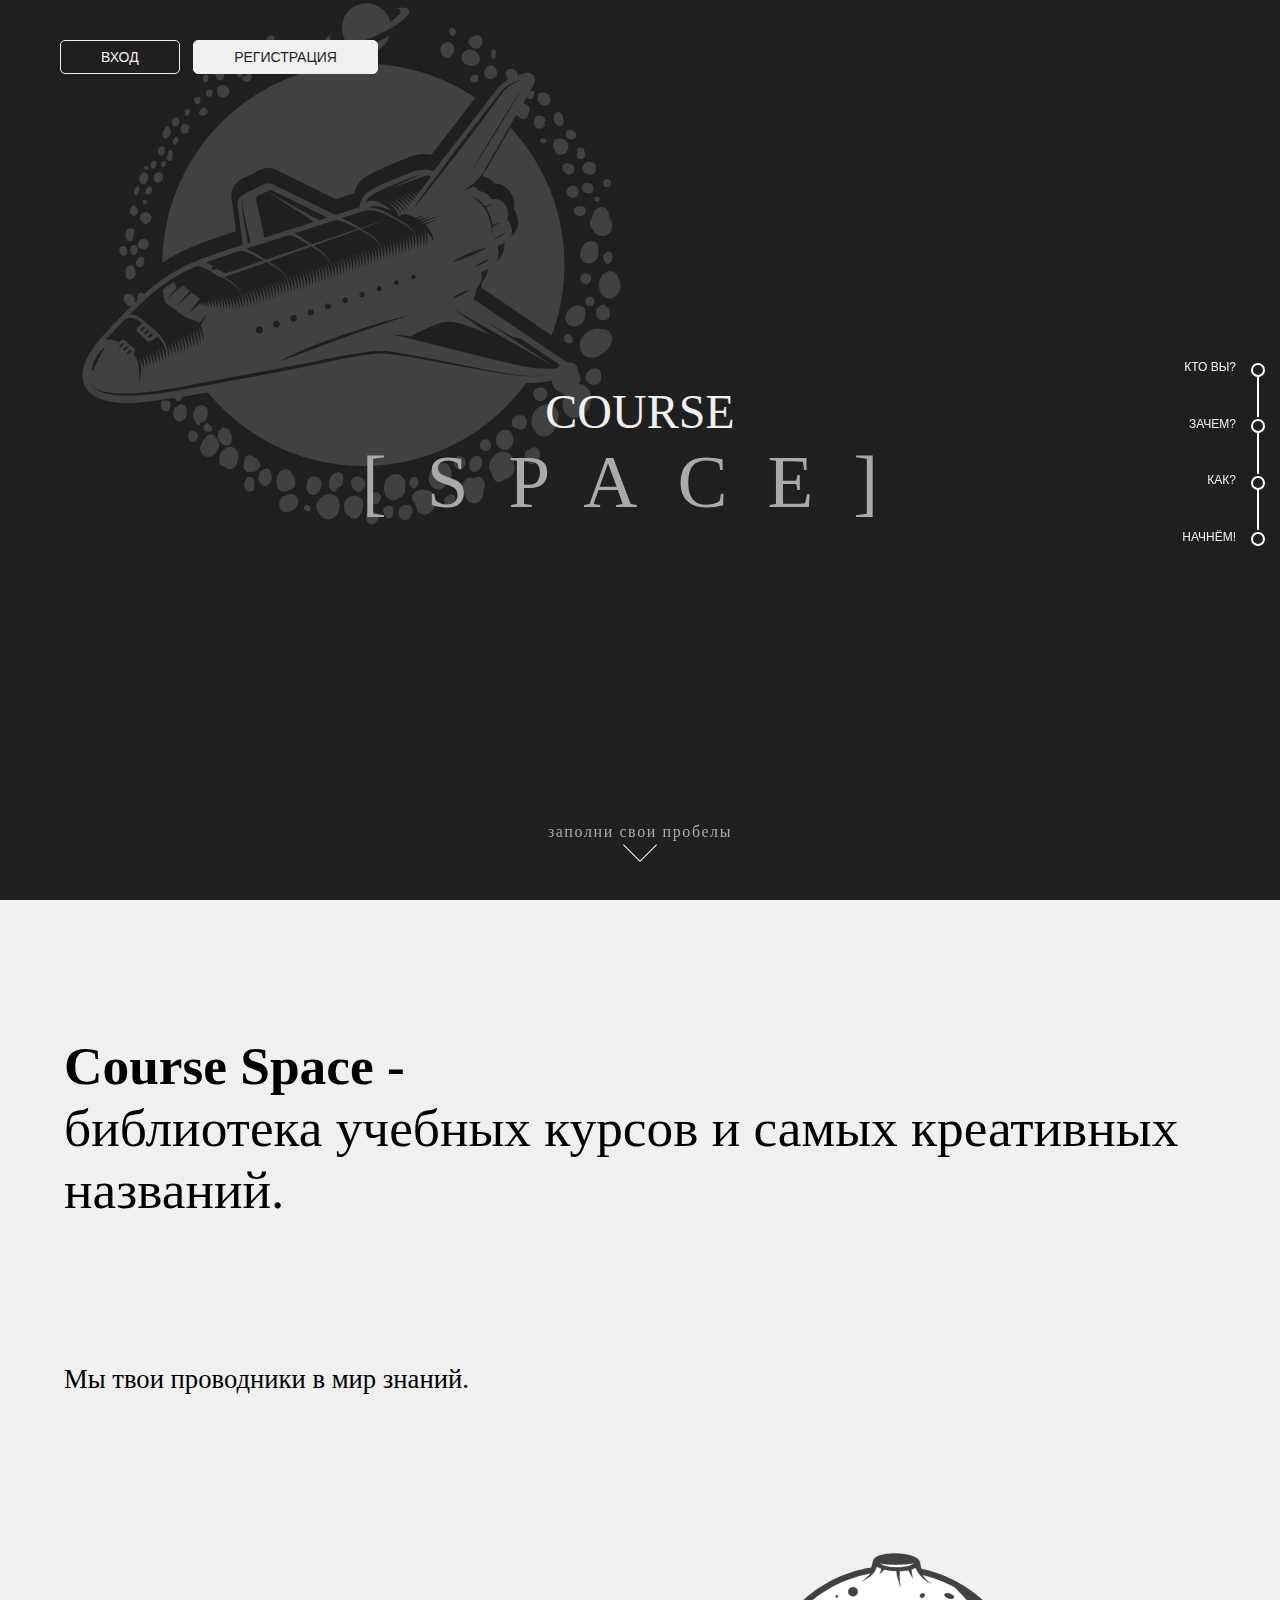
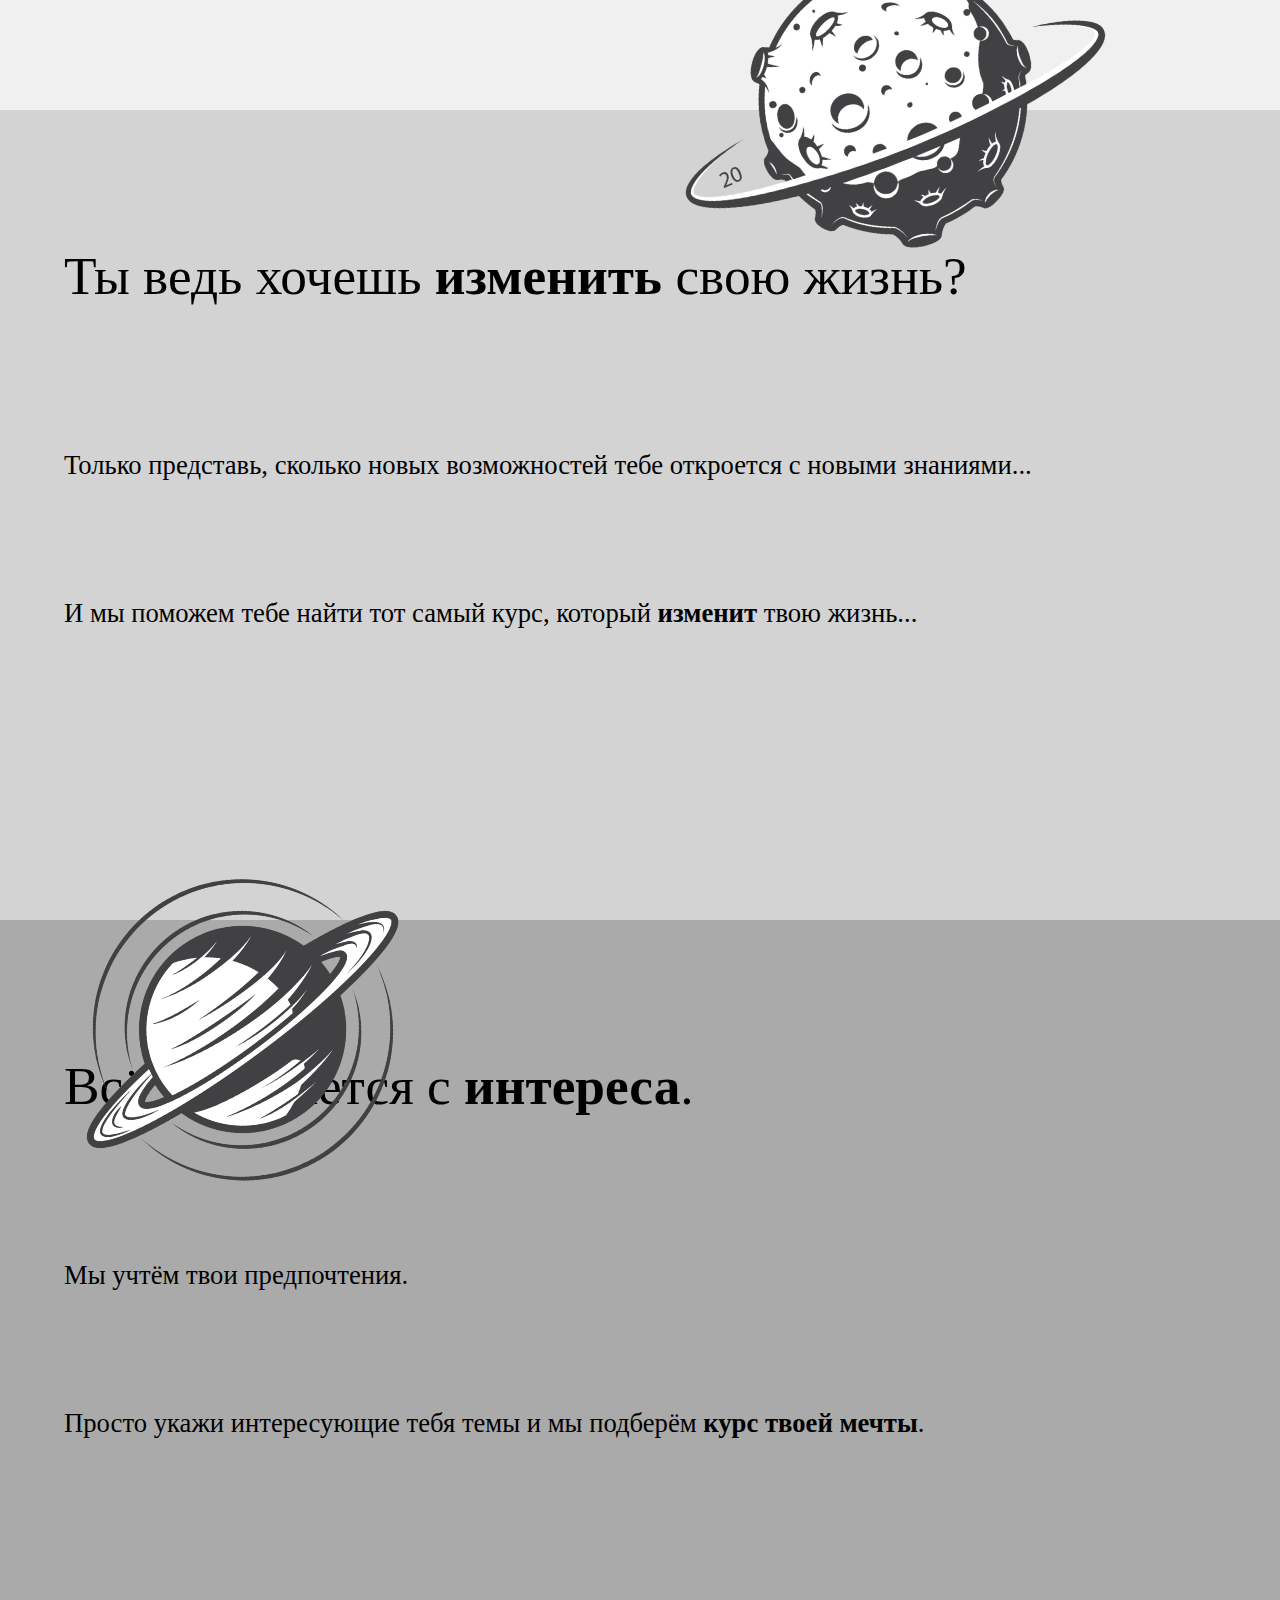
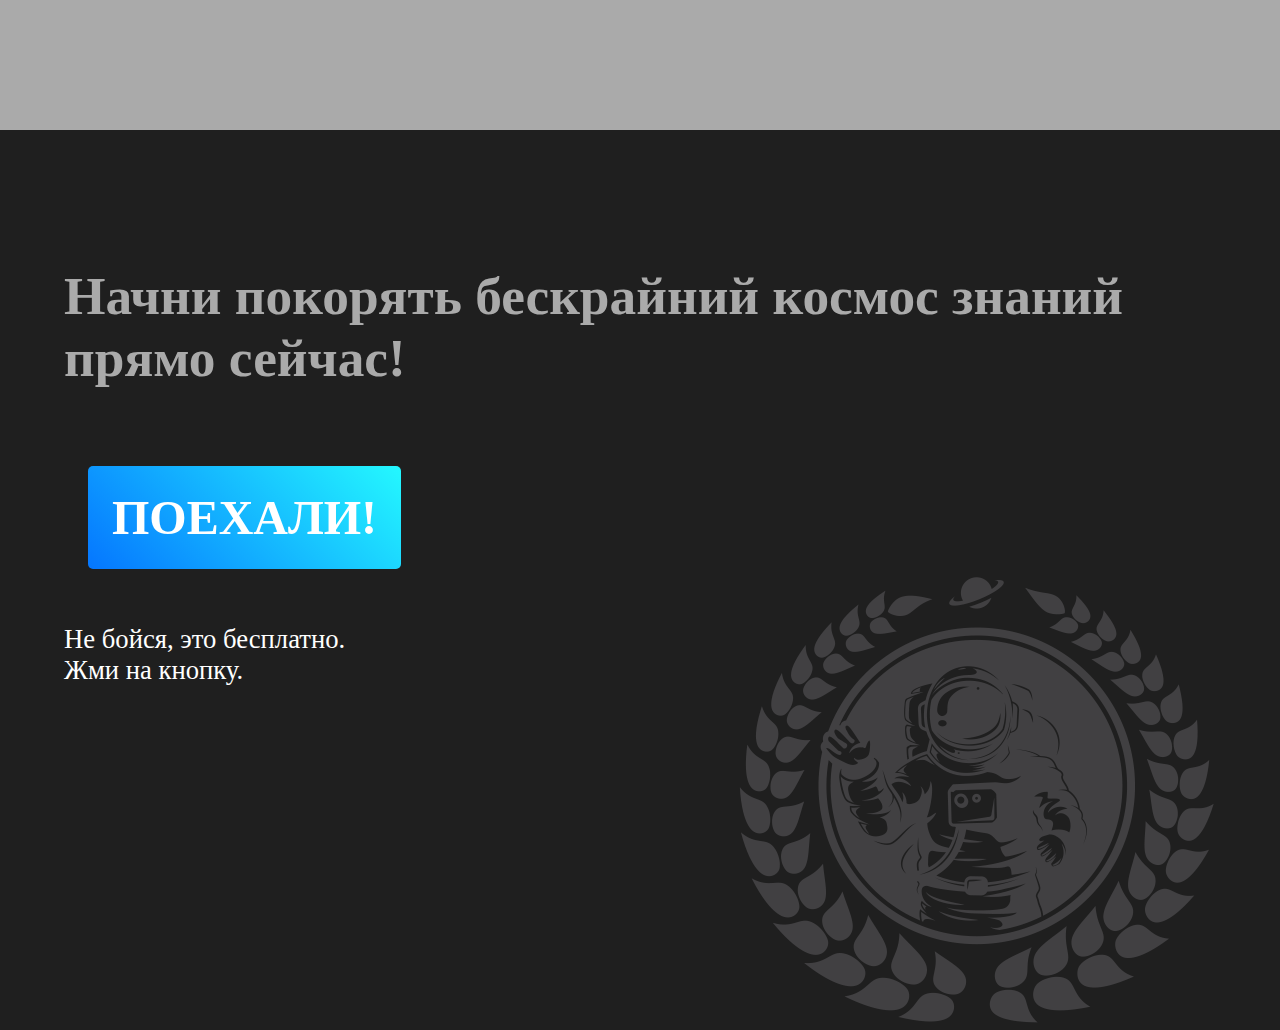
<file: index.html>
<!DOCTYPE html>
<html lang="ru">
<head>
    <link rel="stylesheet" href="style/landing.css">
    <meta charset="UTF-8">
    <title>Course Space</title>
    <script src="https://ajax.googleapis.com/ajax/libs/jquery/2.2.0/jquery.min.js"></script> 
    <script src="scripts/index.js"></script>
</head>
<body>
   <div class="Section" id="section1">
       <div id="btnSection">
            <button 
                id="logIn"
                onclick="window.location.href = 'login.html';"
            >ВХОД</button>
            <button id="signIn">РЕГИСТРАЦИЯ</button>
       </div>
       <div id="logo">
            <div id="C">
                СOURSE
            </div>
            <div id="S">[SPACE] </div>
       </div>
       <div id="btnSpace" class="demo">
            <a href="#section2"><span></span>заполни свои пробелы</a>
        </div>
   </div>

   <div class="Section" id="section2">
       <p id="w1">
            <b>Course Space -</b> </br> 
            библиотека учебных курсов и самых креативных названий.
       </p>
       <p id="w2">
            Мы твои проводники в мир знаний.
       </p>
    </div>
    
    <div class="Section" id="section3">
        <img src="style/img/3.png" id="img3">
        <p id="w1">
            Ты ведь хочешь <b>изменить</b> свою жизнь?
       </p>
       <p id="w2">
            Только представь, сколько новых возможностей тебе откроется с новыми знаниями...
       </p>
       <p id="w2">
        И мы поможем тебе найти тот самый курс, который <b>изменит</b> твою жизнь... 
       </p>
    </div>

    <div class="Section" id="section4">
        <img src="style/img/2.png" id="img2">
        <p id="w1">
            Всё начинается с <b>интереса</b>.
       </p>
       <p id="w2">
            Мы учтём твои предпочтения.       
        </p>
       <p id="w2">
            Просто укажи интересующие тебя темы и мы подберём <b>курс твоей мечты</b>.
        </p>
    </div>

    <div class="Section" id="section5">
       <p id="w4">
           <b>Начни покорять бескрайний космос знаний прямо сейчас!</b>
       </p>
       <div id="button-design">
            <a onclick="window.location.href = 'home.html';" class="button2 b-blue rot-135">ПОЕХАЛИ!</a>
        </div>
       <p id="w3">
        <br>
            Не бойся, это бесплатно. </br>
            Жми на кнопку.
       </p>
       <img src="style/img/5.png" id="img5">
    </div>

    <div id="board">
        <div class="point" id="p1" onclick="window.location.href = '#section2';">
            <div id="name">КТО ВЫ?</div>
            <div class="pointBtn" id="pointBtn1"></div>
        </div>

        <div class="point" id="p2" onclick="window.location.href = '#section3';">
            <div id="name">ЗАЧЕМ?</div>
            <div class="pointBtn" id="pointBtn2"></div>
        </div>

        <div class="point" id="p3" onclick="window.location.href = '#section4';">
            <div id="name">КАК?</div>
            <div class="pointBtn" id="pointBtn3"></div>
        </div>

        <div class="point" id="p4" onclick="window.location.href = '#section5';">
            <div id="name">НАЧНЁМ!</div>
            <div class="pointBtn" id="pointBtn4"></div>
        </div>
   </div>
   <div id="lines">
        <div class="line" id="l1"></div>
        <div class="line" id="l2"></div>
        <div class="line" id="l3"></div>
   </div>
</body>
</html>
</file>
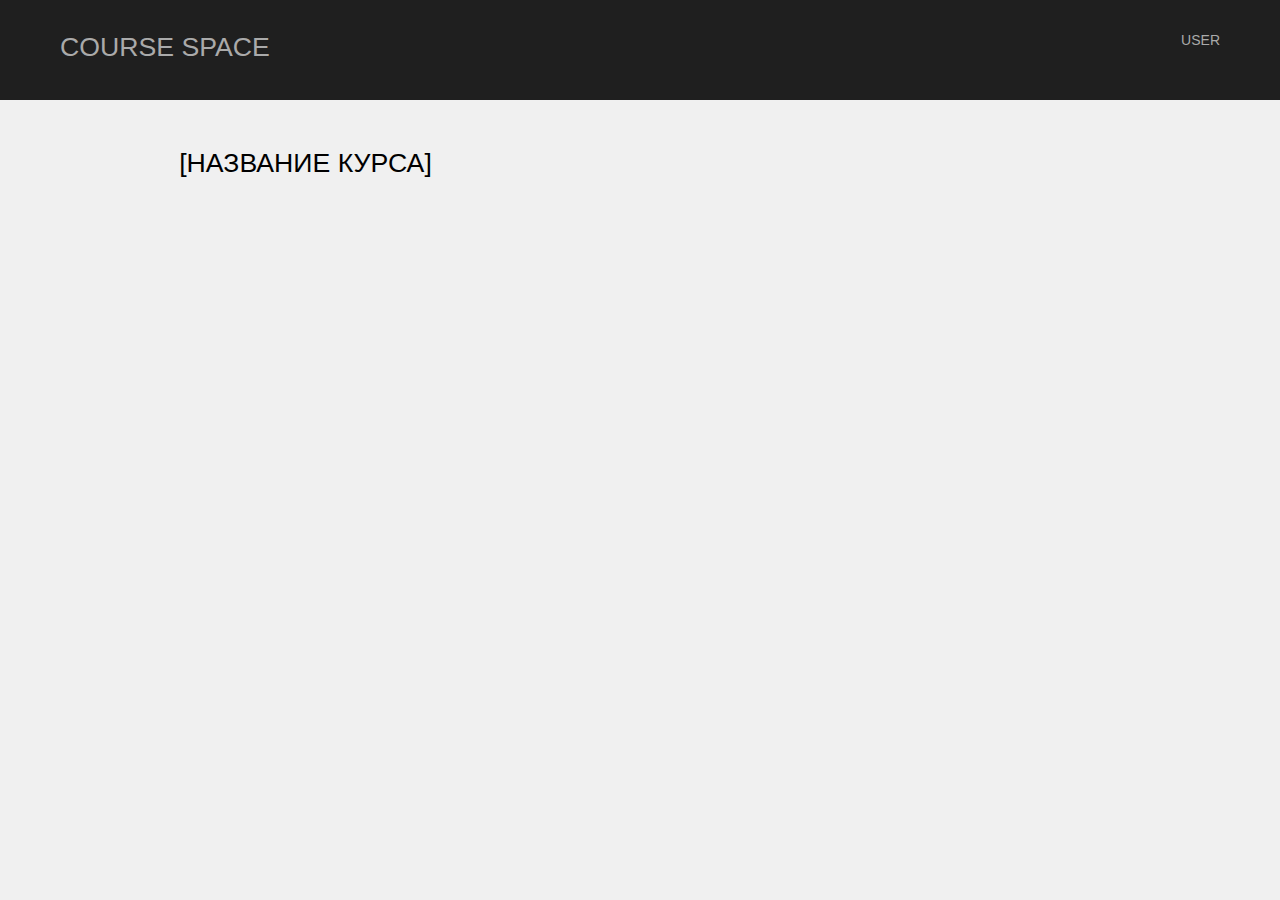
<file: course.html>
<!DOCTYPE html>
<html lang="ru">
<head>
    <link rel="stylesheet" href="style/courseList.css">
    <meta charset="UTF-8">
    <title>Course Space</title>
</head>
<body>
    <header>
        <div id="logo"><span id="firstWord">COURSE</span> SPACE</div>
        <div id="user">
            <div id="avatar"></div>
            <div id="name">USER</div>
        </div>
    </header>

    <main>
        <h1>[НАЗВАНИЕ КУРСА]</h1>

    
    </main>
</body>
<script src="/scripts/init.js"></script>
</html>
</file>
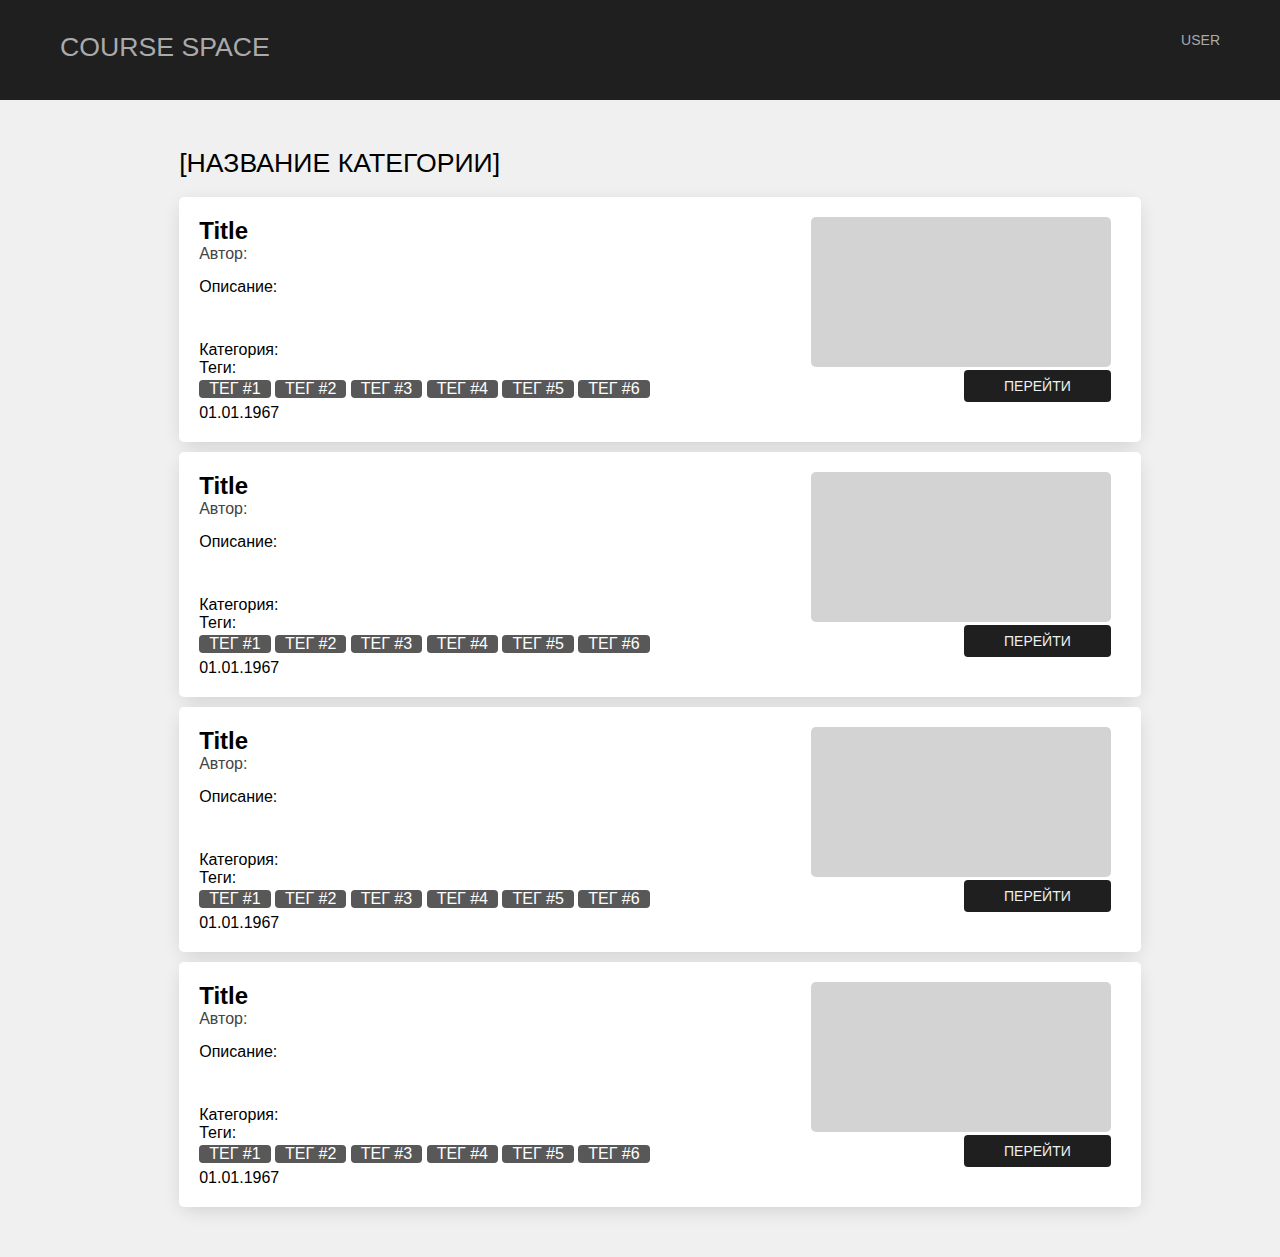
<file: courseList.html>
<!DOCTYPE html>
<html lang="ru">
<head>
    <link rel="stylesheet" href="style/courseList.css">
    <meta charset="UTF-8">
    <title>Course Space</title>
</head>
<body>
    <header>
        <div id="logo"><span id="firstWord">COURSE</span> SPACE</div>
        <div id="user">
            <div id="avatar"></div>
            <div id="name">USER</div>
        </div>
    </header>

    <main>
        <h1>[НАЗВАНИЕ КАТЕГОРИИ]</h1>

        <div class="Listing">

            <div class="card block" id="1">
                <div class="lable">
                    <div class="text">
                        <div class="title">Title</div>
                        <div class="autor">Автор:</div>
                    </div>
                    <div class="img">
    
                    </div>
                </div>
                <div class="desk">Описание:</div>
                <div class="categor">Категория:</div>
                <div class="tags">Теги: </br>
                    <div id="t1">
                        Тег #1
                    </div>
                    <div id="t2">
                        Тег #2
                    </div>
                    <div id="t3">
                        Тег #3
                    </div>
                    <div id="t4">
                        Тег #4
                    </div>
                    <div id="t5">
                        Тег #5
                    </div>
                    <div id="t6">
                        Тег #6
                    </div>
                </div>
                <div class="date">01.01.1967</div>
                <button class="go"
                onclick="window.location.href = 'course.html'"
                >ПЕРЕЙТИ</button>
            </div>
    
            <div class="card block" id="2">
                <div class="lable">
                    <div class="text">
                        <div class="title">Title</div>
                        <div class="autor">Автор:</div>
                    </div>
                    <div class="img">
    
                    </div>
                </div>
                <div class="desk">Описание:</div>
                <div class="categor">Категория:</div>
                <div class="tags">Теги: </br>
                    <div id="t1">
                        Тег #1
                    </div>
                    <div id="t2">
                        Тег #2
                    </div>
                    <div id="t3">
                        Тег #3
                    </div>
                    <div id="t4">
                        Тег #4
                    </div>
                    <div id="t5">
                        Тег #5
                    </div>
                    <div id="t6">
                        Тег #6
                    </div>
                </div>
                <div class="date">01.01.1967</div>
                <button class="go"
                onclick="window.location.href = 'course.html'"
                >ПЕРЕЙТИ</button>
            </div>
    
            <div class="card block" id="3">
                <div class="lable">
                    <div class="text">
                        <div class="title">Title</div>
                        <div class="autor">Автор:</div>
                    </div>
                    <div class="img">
    
                    </div>
                </div>
                <div class="desk">Описание:</div>
                <div class="categor">Категория:</div>
                <div class="tags">Теги: </br>
                    <div id="t1">
                        Тег #1
                    </div>
                    <div id="t2">
                        Тег #2
                    </div>
                    <div id="t3">
                        Тег #3
                    </div>
                    <div id="t4">
                        Тег #4
                    </div>
                    <div id="t5">
                        Тег #5
                    </div>
                    <div id="t6">
                        Тег #6
                    </div>
                </div>
                <div class="date">01.01.1967</div>
                <button class="go"
                onclick="window.location.href = 'course.html'"
                >ПЕРЕЙТИ</button>
            </div>
    
            <div class="card block" id="1">
                <div class="lable">
                    <div class="text">
                        <div class="title">Title</div>
                        <div class="autor">Автор:</div>
                    </div>
                    <div class="img">
    
                    </div>
                </div>
                <div class="desk">Описание:</div>
                <div class="categor">Категория:</div>
                <div class="tags">Теги: </br>
                    <div id="t1">
                        Тег #1
                    </div>
                    <div id="t2">
                        Тег #2
                    </div>
                    <div id="t3">
                        Тег #3
                    </div>
                    <div id="t4">
                        Тег #4
                    </div>
                    <div id="t5">
                        Тег #5
                    </div>
                    <div id="t6">
                        Тег #6
                    </div>
                </div>
                <div class="date">01.01.1967</div>
                <button class="go"
                onclick="window.location.href = 'course.html'"
                >ПЕРЕЙТИ</button>
            </div>

        </div>
    </main>
</body>
<script src="/scripts/init.js"></script>
</html>
</file>
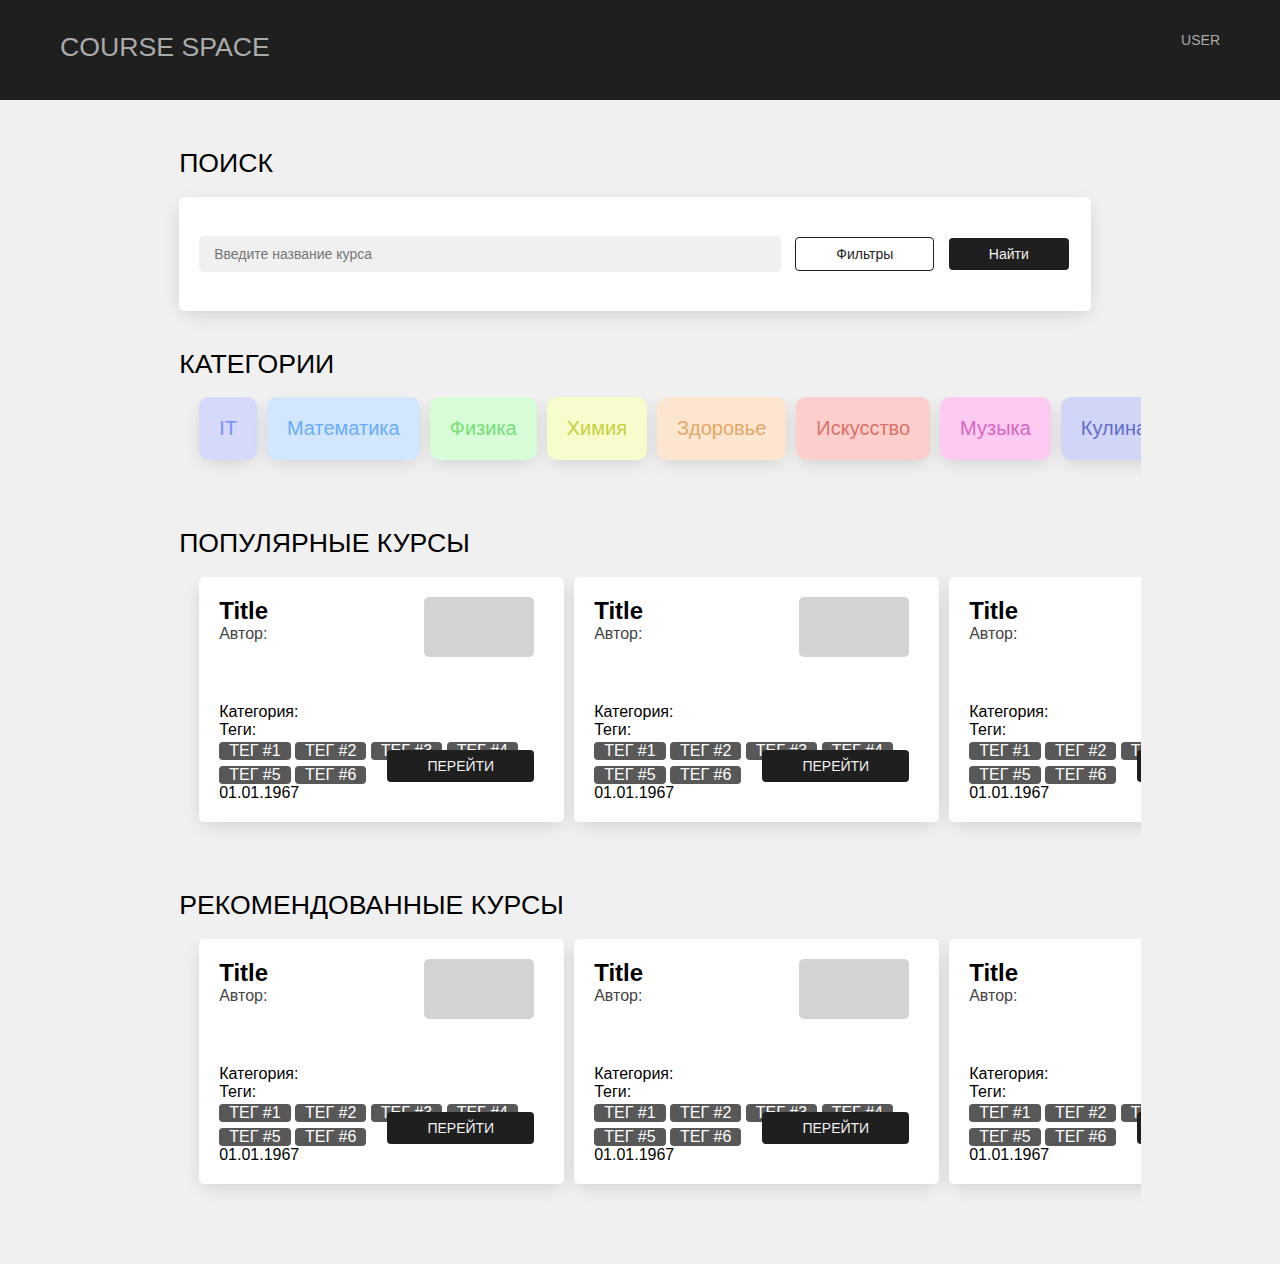
<file: home.html>
<!DOCTYPE html>
<html lang="ru">
<head>
    <link rel="stylesheet" href="style/main.css">
    <meta charset="UTF-8">
    <title>Course Space</title>
</head>
<body>
    <header>
        <div id="logo"><span id="firstWord">COURSE</span> SPACE</div>
        <div id="user">
            <div id="avatar"></div>
            <div id="name">USER</div>
        </div>
    </header>

    <main>
        <h1>ПОИСК</h1>
        <div class="search block">
            
            <div id="input">
                <div class="entry">
                    <input type="text" id="name" placeholder="Введите название курса">
                    <button id="filtersBtn" 
                    onclick=Filter()>Фильтры</button>
                    <button class="find">Найти</button>
                </div>
            </div>

            <div id="filters">

                <div class="entry">
                    <input type="text" id="autor" placeholder="Автор">
                </div>

                <div class="entry">
                    <select id="category">
                        <option>Категория</option>
                        <option>IT</option>
                        <option>Математика</option>
                        <option>Физика</option>
                        <option>Химия</option>
                        <option>Здоровье</option>
                        <option>Языки</option>
                        <option>Искусство</option>
                        <option>Кулинария</option>
                        <option>Прочее</option>
                    </select>
                </div>

                <div class="entry">
                    <select id="day"> 
                        <option>День</option>
                        <option>1</option>
                    </select>
                    <select id="month">
                        <option>Месяц</option>
                        <option>Март</option>
                    </select>
                    <select id="year">
                        <option>Год</option>
                        <option>2001</option>
                    </select>
                </div>

                <div class="entry">
                    <input type="text" id="tegs" placeholder="Введите теги">
                </div>
            </div>
        </div>
    
        <h1>КАТЕГОРИИ</h1>
        <div class="List Min" id=Categories>
            <div class="card block small" id="IT">
                IT
            </div>
            <div class="card block small" id="MATH">
                Математика
            </div>
            <div class="card block small" id="PHYSICS">
                Физика
            </div>
            <div class="card block small" id="CHEMISTRY">
                Химия
            </div>
            <div class="card block small" id="HEALTH">
                Здоровье
            </div>
            <div class="card block small" id="ART">
                Искусство
            </div>
            <div class="card block small" id="MUSIC">
                Музыка
            </div>
            <div class="card block small" id="COOKERY">
                Кулинария
            </div>
            <div class="card block small" id="OTHER">
                Прочее
            </div>
        </div>
        
        <h1>ПОПУЛЯРНЫЕ КУРСЫ</h1>
        <div class="List" id="popular">
            <div class="card block" id="1">
                <div class="lable">
                    <div class="text">
                        <div class="title">Title</div>
                        <div class="autor">Автор:</div>
                    </div>
                    <div class="img">

                    </div>
                </div>
                <div class="categor">Категория:</div>
                <div class="tags">Теги: </br>
                    <div id="t1">
                        Тег #1
                    </div>
                    <div id="t2">
                        Тег #2
                    </div>
                    <div id="t3">
                        Тег #3
                    </div>
                    <div id="t4">
                        Тег #4
                    </div>
                    <div id="t5">
                        Тег #5
                    </div>
                    <div id="t6">
                        Тег #6
                    </div>
                </div>
                <div class="date">01.01.1967</div>
                <button class="go">ПЕРЕЙТИ</button>
            </div>
            <div class="card block" id="2">
                <div class="lable">
                    <div class="text">
                        <div class="title">Title</div>
                        <div class="autor">Автор:</div>
                    </div>
                    <div class="img">
                        
                    </div>
                </div>
                <div class="categor">Категория:</div>
                            <div class="tags">Теги: </br>
                    <div id="t1">
                        Тег #1
                    </div>
                    <div id="t2">
                        Тег #2
                    </div>
                    <div id="t3">
                        Тег #3
                    </div>
                    <div id="t4">
                        Тег #4
                    </div>
                    <div id="t5">
                        Тег #5
                    </div>
                    <div id="t6">
                        Тег #6
                    </div>
                </div>
                <div class="date">01.01.1967</div>
                <button class="go">ПЕРЕЙТИ</button>
            </div>
            <div class="card block" id="2">
                <div class="lable">
                    <div class="text">
                        <div class="title">Title</div>
                        <div class="autor">Автор:</div>
                    </div>
                    <div class="img">
                        
                    </div>
                </div>
                <div class="categor">Категория:</div>
                <div class="tags">Теги: </br>
                    <div id="t1">
                        Тег #1
                    </div>
                    <div id="t2">
                        Тег #2
                    </div>
                    <div id="t3">
                        Тег #3
                    </div>
                    <div id="t4">
                        Тег #4
                    </div>
                    <div id="t5">
                        Тег #5
                    </div>
                    <div id="t6">
                        Тег #6
                    </div>
                </div>
                <div class="date">01.01.1967</div>
                <button class="go">ПЕРЕЙТИ</button>
            </div>
            <div class="card block" id="3">
                <div class="lable">
                    <div class="text">
                        <div class="title">Title</div>
                        <div class="autor">Автор:</div>
                    </div>
                    <div class="img">
                        
                    </div>
                </div>
                <div class="categor">Категория:</div>
                            <div class="tags">Теги: </br>
                    <div id="t1">
                        Тег #1
                    </div>
                    <div id="t2">
                        Тег #2
                    </div>
                    <div id="t3">
                        Тег #3
                    </div>
                    <div id="t4">
                        Тег #4
                    </div>
                    <div id="t5">
                        Тег #5
                    </div>
                    <div id="t6">
                        Тег #6
                    </div>
                </div>
                <div class="date">01.01.1967</div>
                <button class="go">ПЕРЕЙТИ</button>
            </div>
            <div class="card block" id="4">
                <div class="lable">
                    <div class="text">
                        <div class="title">Title</div>
                        <div class="autor">Автор:</div>
                    </div>
                    <div class="img">
                        
                    </div>
                </div>
                <div class="categor">Категория:</div>
                            <div class="tags">Теги: </br>
                    <div id="t1">
                        Тег #1
                    </div>
                    <div id="t2">
                        Тег #2
                    </div>
                    <div id="t3">
                        Тег #3
                    </div>
                    <div id="t4">
                        Тег #4
                    </div>
                    <div id="t5">
                        Тег #5
                    </div>
                    <div id="t6">
                        Тег #6
                    </div>
                </div>
                <div class="date">01.01.1967</div>
                <button class="go">ПЕРЕЙТИ</button>
            </div>
            <div class="card block" id="5">
                <div class="lable">
                    <div class="text">
                        <div class="title">Title</div>
                        <div class="autor">Автор:</div>
                    </div>
                    <div class="img">
                        
                    </div>
                </div>
                <div class="categor">Категория:</div>
                            <div class="tags">Теги: </br>
                    <div id="t1">
                        Тег #1
                    </div>
                    <div id="t2">
                        Тег #2
                    </div>
                    <div id="t3">
                        Тег #3
                    </div>
                    <div id="t4">
                        Тег #4
                    </div>
                    <div id="t5">
                        Тег #5
                    </div>
                    <div id="t6">
                        Тег #6
                    </div>
                </div>
                <div class="date">01.01.1967</div>
                <button class="go">ПЕРЕЙТИ</button>
            </div>
        </div>

        <h1>РЕКОМЕНДОВАННЫЕ КУРСЫ</h1>
        <div class="List" id="rec">
            <div class="card block" id="1">
                <div class="lable">
                    <div class="text">
                        <div class="title">Title</div>
                        <div class="autor">Автор:</div>
                    </div>
                    <div class="img">
                        
                    </div>
                </div>
                <div class="categor">Категория:</div>
                            <div class="tags">Теги: </br>
                    <div id="t1">
                        Тег #1
                    </div>
                    <div id="t2">
                        Тег #2
                    </div>
                    <div id="t3">
                        Тег #3
                    </div>
                    <div id="t4">
                        Тег #4
                    </div>
                    <div id="t5">
                        Тег #5
                    </div>
                    <div id="t6">
                        Тег #6
                    </div>
                </div>
                <div class="date">01.01.1967</div>
                <button class="go">ПЕРЕЙТИ</button>
            </div>
            <div class="card block" id="2">
                <div class="lable">
                    <div class="text">
                        <div class="title">Title</div>
                        <div class="autor">Автор:</div>
                    </div>
                    <div class="img">
                        
                    </div>
                </div>
                <div class="categor">Категория:</div>
                            <div class="tags">Теги: </br>
                    <div id="t1">
                        Тег #1
                    </div>
                    <div id="t2">
                        Тег #2
                    </div>
                    <div id="t3">
                        Тег #3
                    </div>
                    <div id="t4">
                        Тег #4
                    </div>
                    <div id="t5">
                        Тег #5
                    </div>
                    <div id="t6">
                        Тег #6
                    </div>
                </div>
                <div class="date">01.01.1967</div>
                <button class="go">ПЕРЕЙТИ</button>
            </div>
            <div class="card block" id="2">
                <div class="lable">
                    <div class="text">
                        <div class="title">Title</div>
                        <div class="autor">Автор:</div>
                    </div>
                    <div class="img">
                        
                    </div>
                </div>
                <div class="categor">Категория:</div>
                            <div class="tags">Теги: </br>
                    <div id="t1">
                        Тег #1
                    </div>
                    <div id="t2">
                        Тег #2
                    </div>
                    <div id="t3">
                        Тег #3
                    </div>
                    <div id="t4">
                        Тег #4
                    </div>
                    <div id="t5">
                        Тег #5
                    </div>
                    <div id="t6">
                        Тег #6
                    </div>
                </div>
                <div class="date">01.01.1967</div>
                <button class="go">ПЕРЕЙТИ</button>
            </div>
            <div class="card block" id="3">
                <div class="lable">
                    <div class="text">
                        <div class="title">Title</div>
                        <div class="autor">Автор:</div>
                    </div>
                    <div class="img">
                        
                    </div>
                </div>
                <div class="categor">Категория:</div>
                            <div class="tags">Теги: </br>
                    <div id="t1">
                        Тег #1
                    </div>
                    <div id="t2">
                        Тег #2
                    </div>
                    <div id="t3">
                        Тег #3
                    </div>
                    <div id="t4">
                        Тег #4
                    </div>
                    <div id="t5">
                        Тег #5
                    </div>
                    <div id="t6">
                        Тег #6
                    </div>
                </div>
                <div class="date">01.01.1967</div>
                <button class="go">ПЕРЕЙТИ</button>
            </div>
            <div class="card block" id="4">
                <div class="lable">
                    <div class="text">
                        <div class="title">Title</div>
                        <div class="autor">Автор:</div>
                    </div>
                    <div class="img">
                        
                    </div>
                </div>
                <div class="categor">Категория:</div>
                            <div class="tags">Теги: </br>
                    <div id="t1">
                        Тег #1
                    </div>
                    <div id="t2">
                        Тег #2
                    </div>
                    <div id="t3">
                        Тег #3
                    </div>
                    <div id="t4">
                        Тег #4
                    </div>
                    <div id="t5">
                        Тег #5
                    </div>
                    <div id="t6">
                        Тег #6
                    </div>
                </div>
                <div class="date">01.01.1967</div>
                <button class="go">ПЕРЕЙТИ</button>
            </div>
            <div class="card block" id="5">
                <div class="lable">
                    <div class="text">
                        <div class="title">Title</div>
                        <div class="autor">Автор:</div>
                    </div>
                    <div class="img">
                        
                    </div>
                </div>
                <div class="categor">Категория:</div>
                            <div class="tags">Теги: </br>
                    <div id="t1">
                        Тег #1
                    </div>
                    <div id="t2">
                        Тег #2
                    </div>
                    <div id="t3">
                        Тег #3
                    </div>
                    <div id="t4">
                        Тег #4
                    </div>
                    <div id="t5">
                        Тег #5
                    </div>
                    <div id="t6">
                        Тег #6
                    </div>
                </div>
                <div class="date">01.01.1967</div>
                <button class="go">ПЕРЕЙТИ</button>
            </div>
        </div>
    </main>
</body>
<script src="/scripts/init.js"></script>
</html>
</file>
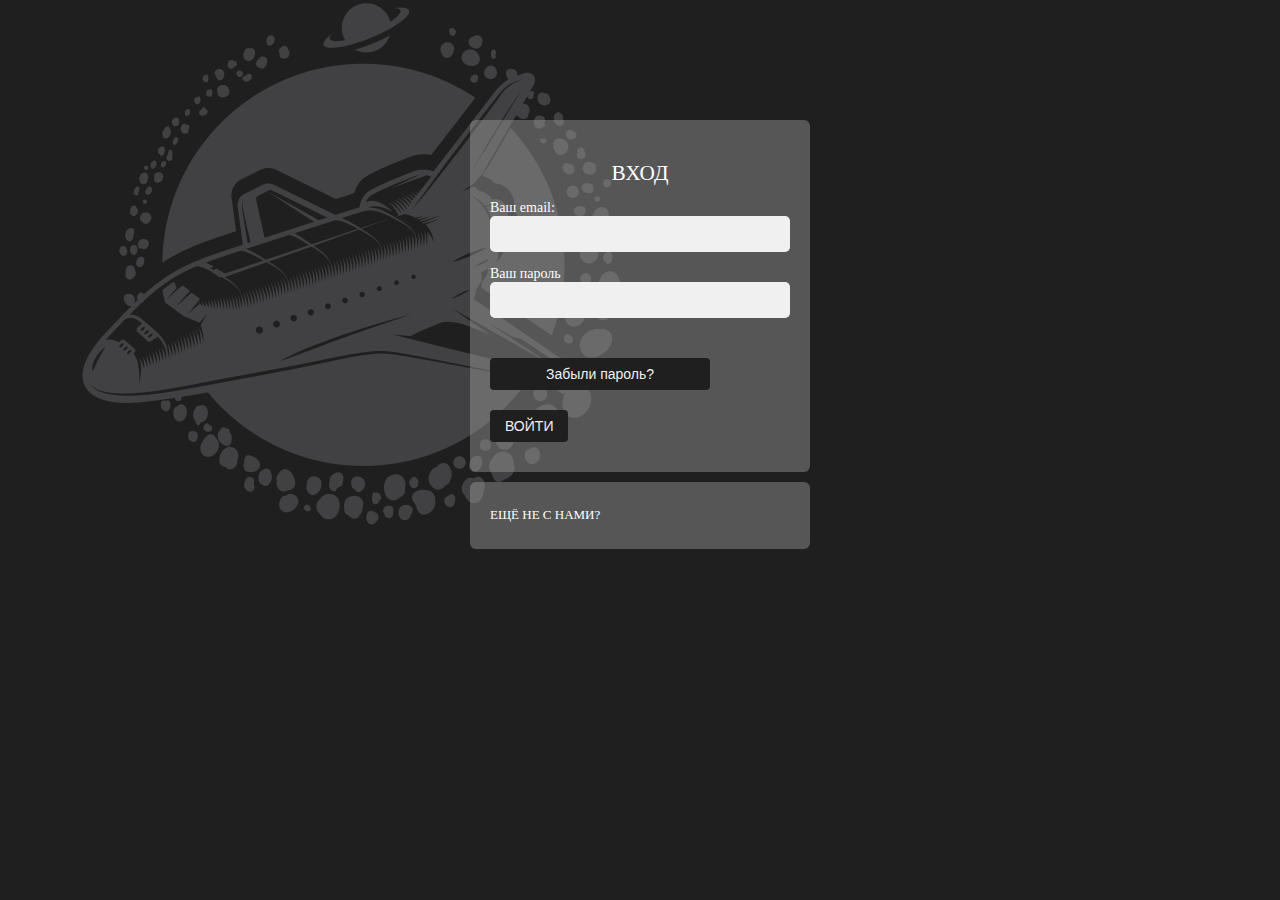
<file: login.html>
<!DOCTYPE html>
<html lang="ru">
<head>
    <link rel="stylesheet" href="style/login.css">
    <meta charset="UTF-8">
    <title>Course Space</title>
    <script src="https://ajax.googleapis.com/ajax/libs/jquery/2.2.0/jquery.min.js"></script> 
    <script src="scripts/index.js"></script>
</head>
<body>
    <div id="logo"> 
        
    </div>
    <div class="block" id="inputData">
        <p class="title">ВХОД</p>

        <div class="inputLine" id="login">
            <p class = "sTitle">Ваш email:</p>
            <input>
        </div>
        <div class="inputLine" id="password">
            <p class = "sTitle">Ваш пароль</p>
            <input type="password">
        </div>
        <div id="bthSection">
            <button id=forgPass>Забыли пароль?</button>
            <button id=go>ВОЙТИ</button>
        </div>
    </div>

    <div class="block" id="registerBtn">
        <p>Ещё не с нами?</p>
    </div>
</body>
</html>
</file>
<file: style/landing.css>
@import url(design-tokens/colors.css);
@import url(design-tokens/sizes.css);
@import url(fonts/fonts.css);

html{
    scroll-behavior: smooth;
}

body{
    margin: 0px;
    padding: 0px;
    font-family: 'Century Gothic';

    -ms-user-select: none;
    -moz-user-select: none;
    -khtml-user-select: none;
    -webkit-user-select: none;
}

.Section{
    width: 100%;
    height: 90vh;
    position: relative;
    scroll-snap-type: y mandatory;
    scroll-snap-align: start;
}

#section1{
    width: 100%;
    height: 100vh; 
    scroll-snap-align: start;
}

#section5{
    width: 100%;
    height: 100vh; 
}

#section1{
    background-color: var(--black);
    background-image: url(img/4.png);
    background-repeat: no-repeat;
}
#section2{
    background-color: var(--white);
}
#section3{
    background-color: var(--lgray);
}
#section4{
    background-color: var(--gray);
}
#section5{
    background-color: var(--black);
}

/* ==================== ПЕРЕЧЕНЬ СЕКЦИЙ СБОКУ ==================== */
#board{
    font-family: Arial, Helvetica, sans-serif;
    position: fixed;
    top: 40%;
    right: 0px;
    color: var(--white);
    text-align: right;
    margin-right: 15px;
    font-size: 12px;
}

.point{
    margin-bottom: 40px;
    display: flex;
    text-align: right;
    justify-content: flex-end;
}

.pointBtn{
    margin-top: 2.5px;
    margin-left: 15px;
    width: 10px; 
    height: 10px;
    background: #ffffff00;
    border-radius: 50%;
    border-color: #ffffff;
    border-width: 2px;
    border-style: solid;
}


.line{
    width: 2px;
    height: 42px;
    background-color: #fff;
}

#l1{
    position: fixed;
    top: calc(40% + 15px);
    right: 21px;
}
#l2{
    position: fixed;
    top: calc(40% + 72px);
    right: 21px;
}
#l3{
    position: fixed;
    top: calc(40% + 128px);
    right: 21px;
}

/* ==================== СЕКЦИЯ 1 ==================== */

#section1 #btnSection{
    text-align: var(--reg-centrir);
    padding: 20px 50px;
    font-size: var(--btn-size);
}

/* ВХОД И РЕГИСТРАЦИЯ */

#signIn, #logIn{
    border: 1px;
    border-style: solid;
    font-size: var(--btn-size);
}



/* Кнокпи */
button{
    background-color: var(--black);
    color: var(--white);
    font-size: var(--btn-size);
    border-radius: 5px;
    padding: 8px 40px;
    margin: var(--btn-margin);
    text-align: center;
    border: none;
    width: var(--btn-width);
}
button:hover{
    background-color: var(--lblack);
}
button:active {
    background-color: black;
}

#logIn{
    border-color: var(--white);
    background-color: rgba(0, 0, 0, 0);
    color: var(--white);
}

#logIn:hover{
    background-color: var(--lblack);
}
#logIn:active {
    background-color: black;
}

#signIn{

    border-color: var(--white);
    background-color: var(--white);
    color: var(--black);
}

#signIn:hover{
    background-color: var(--lgray);
    border-color: var(--lgray);
}
#signIn:active {
    background-color: black;
}

/* ЛОГОТИП */


#logo{
    margin-top: 30vh;
    text-align: center;
    z-index: 10;
}
#section1 #C{
    color: var(--white);
    font-size: 48px;
    z-index: 10;

}

@keyframes extension {
    from {letter-spacing: normal;}
    to {letter-spacing: 40px;}
    }

    
#section1 #S{
    color: var(--gray);
    font-size: 75px;
    z-index: 10;
    animation: extension 15s;
    letter-spacing: 40px;
}




/* ТЕКСТ СНИЗУ */

#section1 #text{
    position: absolute;
    color: var(--gray);
    bottom: 0px;
    width: 100%;
}
#section1 #text p{
    text-align: center;
}

#btnSpace a{
    position: absolute;
    color: var(--gray);
    bottom: 50px;
    width: 100%;
    text-align: center;
}

.demo a {
    z-index: 2;
    display: inline-block;
    -webkit-transform: translate(0, -50%);
    transform: translate(0, -50%);
    color: #fff;
    font : normal 400 20px/1;
    letter-spacing: .1em;
    text-decoration: none;
    transition: opacity .3s;
  }
  .demo a:hover {
    opacity: .5;
  }

  #btnSpace a {
    padding-top: 0px;
  }
  #btnSpace a span {
    position: absolute;
    top: 10px;
    left: 50%;
    width: 24px;
    height: 24px;
    margin-left: -12px;
    border-left: 1px solid #fff;
    border-bottom: 1px solid #fff;
    -webkit-transform: rotate(-45deg);
    transform: rotate(-45deg);
    -webkit-animation: sdb05 1.5s infinite;
    animation: sdb05 1.5s infinite;
    box-sizing: border-box;
  }
  @-webkit-keyframes sdb05 {
    0% {
      -webkit-transform: rotate(-45deg) translate(0, 0);
      opacity: 0;
    }
    50% {
      opacity: 1;
    }
    100% {
      -webkit-transform: rotate(-45deg) translate(-20px, 20px);
      opacity: 0;
    }
  }
  @keyframes sdb05 {
    0% {
      transform: rotate(-45deg) translate(0, 0);
      opacity: 0;
    }
    50% {
      opacity: 1;
    }
    100% {
      transform: rotate(-45deg) translate(-20px, 20px);
      opacity: 0;
    }
  }
  

/* ==================== СЕКЦИЯ 2 ==================== */
#img3{
    position: absolute;
    right: 60px;
    top: -200px;
    width: 600px;
    height: auto;
    transform: rotate(-8.19deg);
}

#img2{
    position: absolute;
    left: 60px;
    top: -100px;
    width: 400px;
    height: auto;
    transform: rotate(-8.19deg);
}

#img5{
position: absolute;
bottom: 0px;
right: 0px;
}


h1{
    padding-top: 15vh;
    padding-left: 5vw;
    margin-top: 0px;
    font-size: 40pt;
    font-weight: 100;
}

h2{
    margin-top: 0px;
    padding-top: 15vh;
    padding-left: 5vw;
}

#w1{
    padding-top: 15vh;
    padding-left: 5vw;
    margin-top: 0px;
    font-size: 40pt;
}

#w2{
    padding-top: 10vh;
    padding-left: 5vw;
    margin-top: 0px;
    font-size: 20pt;
}

#w3{
    padding-left: 5vw;
    margin-top: 0px;
    font-size: 20pt;
    color: white;
}

#w4{
    padding-top: 15vh;
    padding-left: 5vw;
    margin-top: 0px;
    font-size: 40pt;
    color: var(--gray);
}

#button-design .b-blue,#button-design .b-blue:before{
    background:#0576ff;
    background:-moz-linear-gradient(45deg,#0576ff 0,#24f8ff 100%);
    background:-webkit-gradient(left bottom,right top,color-stop(0,#0576ff),color-stop(100%,#24f8ff));
    background:-webkit-linear-gradient(45deg,#0576ff 0,#24f8ff 100%);
    background:-o-linear-gradient(45deg,#0576ff 0,#24f8ff 100%);
    background:-ms-linear-gradient(45deg,#0576ff 0,#24f8ff 100%);
    background:linear-gradient(45deg,#0576ff 0,#24f8ff 100%);
    filter:progid:DXImageTransform.Microsoft.gradient(startColorstr='#0576ff',endColorstr='#24f8ff',GradientType=1)
}
#button-design .button2{
    display:inline-block;
    font-size:36pt;
    margin:.5em;
    padding:.5em;
    border-radius:5px;
    transition:all .5s;
    filter:hue-rotate(0);
    color:#FFF;
    text-decoration:none;
    font-weight: bold;
}
#button-design .rot-135:hover{
    filter:hue-rotate(135deg)
}

#button-design {
    padding-left: 5vw;
    width: 400px;
}
</file>
<file: style/courseList.css>
@import url(design-tokens/colors.css);
@import url(design-tokens/elements.css);
@import url(design-tokens/MainElements.css);
@import url(design-tokens/sizes.css);


#name{
    width: var(--name-input-size);
}


.card{
    width: 100%;
    display: block;
}

.card .img{
    margin-right: 10px;
    background-color: var(--lgray);
    width: 300px;
    height: 150px;
    border-radius: 5px;
    position: absolute;
    right: 0px;

}

.card .tags{
    width: calc(100% - 300px);
}
</file>
<file: style/main.css>
@import url(design-tokens/colors.css);
@import url(design-tokens/elements.css);
@import url(design-tokens/MainElements.css);
@import url(design-tokens/sizes.css);


#name{
    width: var(--name-input-size);
}

#filtersBtn{
    border: 1px var(--black) Solid;
    background-color: white;
    color: var(--black);
}
#filtersBtn:hover{
    border: 1px var(--lblack) Solid;
    background-color: var(--lwhite);
    color: var(--black);
}

#filters{
    display: none;
    margin-top: 20px;
    width: 100%;
}
</file>
<file: style/login.css>
@import url(design-tokens/colors.css);
@import url(design-tokens/elements.css);
@import url(design-tokens/MainElements.css);
@import url(design-tokens/sizes.css);

body{
    background-color: var(--black);
    background-image: url(img/4.png);
    background-repeat: no-repeat;
    font-family: 'Century Gothic';
}

.block{
    background: rgba(170, 170, 170, 0.4);
    border-radius: 6px;

    margin: 10px auto;
    padding: 20px;

    width: 300px;
    color: white;
}

input{
    width: 270px;
}
.title{
    text-align: center;
    font-size: 16pt;
}

.sTitle{
    margin-bottom: 0px;
}

button{
    margin: 10px 0px;
}
#go{
    padding-left: 15px;
    padding-right: 15px;
}
#forgPass{
    width: 220px;
}
#bthSection{
    margin-top: 30px;
}

#registerBtn p{
    font-variant-caps: all-small-caps;
    font-size: 14pt;
    margin-top: 0px;
}
</file>
